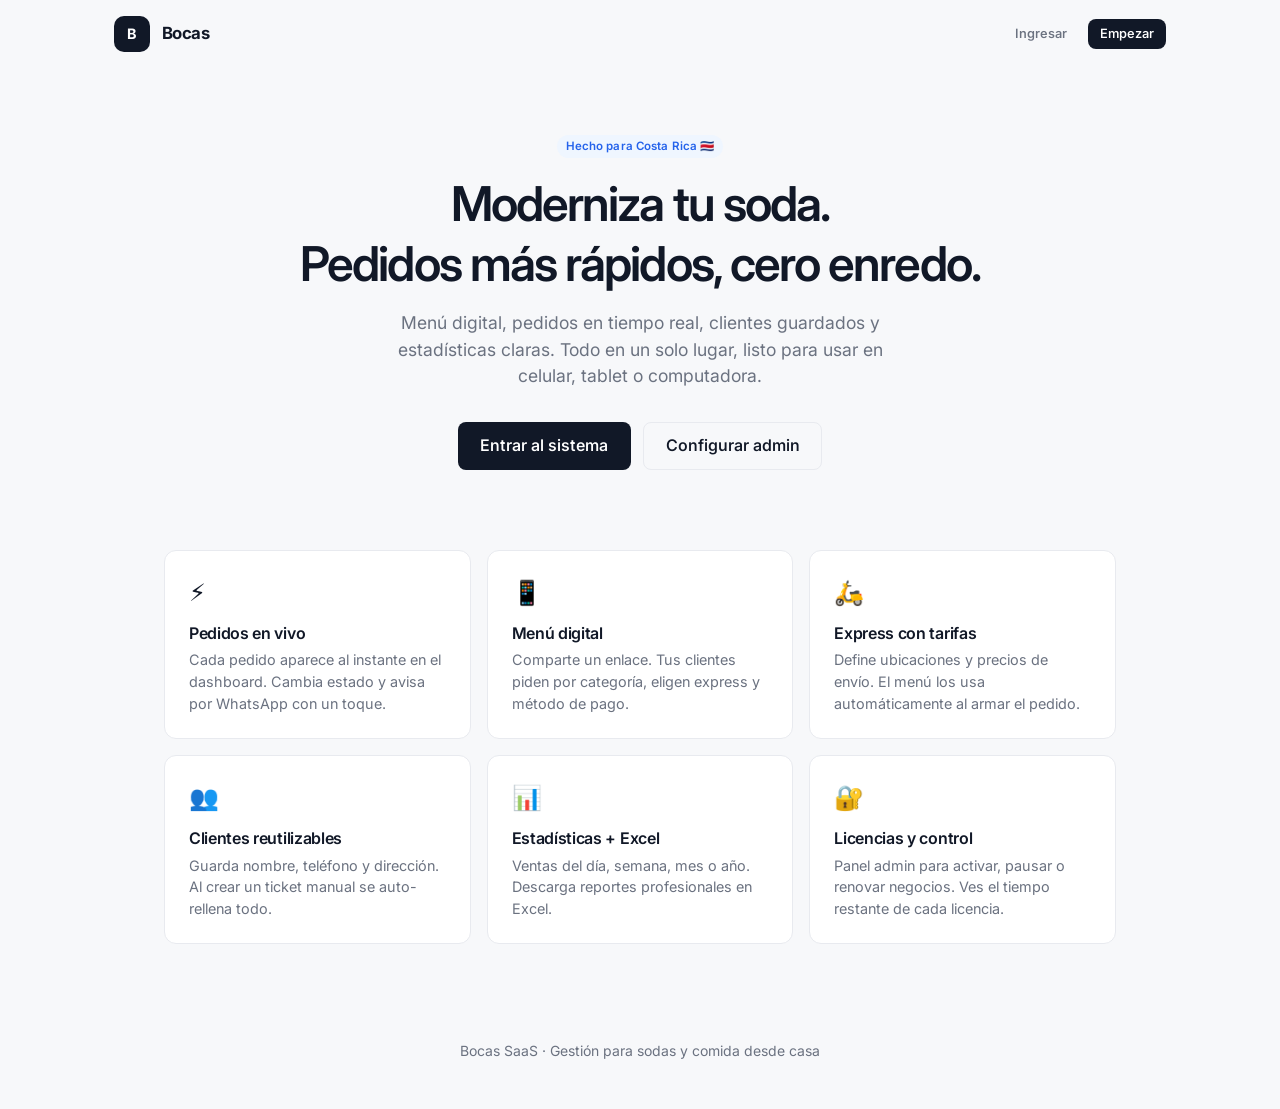
<file: index.html>
<!DOCTYPE html>
<html lang="es">
<head>
  <meta charset="UTF-8" />
  <meta name="viewport" content="width=device-width, initial-scale=1, maximum-scale=1, user-scalable=no, viewport-fit=cover" />
  <meta name="theme-color" content="#ffffff" />
  <meta name="description" content="Bocas — SaaS para sodas y ventas de comida desde casa. Pedidos, menú digital y control en tiempo real." />
  <title>Bocas — Gestión inteligente para tu soda</title>
  <link rel="preconnect" href="https://fonts.googleapis.com" />
  <link rel="preconnect" href="https://fonts.gstatic.com" crossorigin />
  <link href="https://fonts.googleapis.com/css2?family=Inter:wght@400;500;600;700&display=swap" rel="stylesheet" />
  <link rel="stylesheet" href="css/main.css" />
</head>
<body>
  <div class="landing">
    <nav class="landing-nav">
      <div class="flex items-center gap-2">
        <div class="brand-mark">B</div>
        <span class="brand-text">Bocas</span>
      </div>
      <div class="flex gap-1">
        <a href="login.html" class="btn btn-ghost btn-sm">Ingresar</a>
        <a href="login.html" class="btn btn-primary btn-sm">Empezar</a>
      </div>
    </nav>

    <section class="landing-hero">
      <span class="badge badge-info mb-2" style="margin-bottom: 1rem; display: inline-flex;">Hecho para Costa Rica 🇨🇷</span>
      <h1>Moderniza tu soda.<br />Pedidos más rápidos, cero enredo.</h1>
      <p>
        Menú digital, pedidos en tiempo real, clientes guardados y estadísticas claras.
        Todo en un solo lugar, listo para usar en celular, tablet o computadora.
      </p>
      <div class="landing-cta">
        <a href="login.html" class="btn btn-primary btn-lg">Entrar al sistema</a>
        <a href="setup.html" class="btn btn-secondary btn-lg">Configurar admin</a>
      </div>
    </section>

    <section class="feature-grid">
      <article class="feature-card">
        <div class="feature-emoji">⚡</div>
        <h3>Pedidos en vivo</h3>
        <p>Cada pedido aparece al instante en el dashboard. Cambia estado y avisa por WhatsApp con un toque.</p>
      </article>
      <article class="feature-card">
        <div class="feature-emoji">📱</div>
        <h3>Menú digital</h3>
        <p>Comparte un enlace. Tus clientes piden por categoría, eligen express y método de pago.</p>
      </article>
      <article class="feature-card">
        <div class="feature-emoji">🛵</div>
        <h3>Express con tarifas</h3>
        <p>Define ubicaciones y precios de envío. El menú los usa automáticamente al armar el pedido.</p>
      </article>
      <article class="feature-card">
        <div class="feature-emoji">👥</div>
        <h3>Clientes reutilizables</h3>
        <p>Guarda nombre, teléfono y dirección. Al crear un ticket manual se auto-rellena todo.</p>
      </article>
      <article class="feature-card">
        <div class="feature-emoji">📊</div>
        <h3>Estadísticas + Excel</h3>
        <p>Ventas del día, semana, mes o año. Descarga reportes profesionales en Excel.</p>
      </article>
      <article class="feature-card">
        <div class="feature-emoji">🔐</div>
        <h3>Licencias y control</h3>
        <p>Panel admin para activar, pausar o renovar negocios. Ves el tiempo restante de cada licencia.</p>
      </article>
    </section>

    <footer class="text-center muted small" style="padding: 2rem 1rem 3rem;">
      Bocas SaaS · Gestión para sodas y comida desde casa
    </footer>
  </div>
  <script type="module">
    import { lockViewportZoom } from './js/utils.js';
    lockViewportZoom();
  </script>
</body>
</html>
</file>
<file: css/main.css>
/* =========================================================
   Bocas SaaS — Design System
   Minimalista · Blanco · Moderno · Responsive
   ========================================================= */

:root {
  --bg: #f7f8fa;
  --bg-elevated: #ffffff;
  --surface: #ffffff;
  --border: #e8eaef;
  --border-strong: #d0d5dd;
  --text: #111827;
  --text-secondary: #6b7280;
  --text-muted: #9ca3af;
  --primary: #111827;
  --primary-hover: #000000;
  --accent: #2563eb;
  --accent-soft: #eff6ff;
  --success: #059669;
  --success-soft: #ecfdf5;
  --warning: #d97706;
  --warning-soft: #fffbeb;
  --danger: #dc2626;
  --danger-soft: #fef2f2;
  --info: #2563eb;
  --info-soft: #eff6ff;
  --radius: 12px;
  --radius-sm: 8px;
  --radius-lg: 16px;
  --shadow-sm: 0 1px 2px rgba(16, 24, 40, 0.05);
  --shadow: 0 4px 16px rgba(16, 24, 40, 0.06);
  --shadow-lg: 0 12px 40px rgba(16, 24, 40, 0.1);
  --font: 'Inter', system-ui, -apple-system, 'Segoe UI', Roboto, sans-serif;
  --sidebar-w: 260px;
  --header-h: 64px;
  --transition: 0.2s cubic-bezier(0.4, 0, 0.2, 1);
  --safe-bottom: env(safe-area-inset-bottom, 0px);
}

*,
*::before,
*::after {
  box-sizing: border-box;
  margin: 0;
  padding: 0;
}

html {
  -webkit-text-size-adjust: 100%;
  touch-action: manipulation;
}

body {
  font-family: var(--font);
  background: var(--bg);
  color: var(--text);
  line-height: 1.5;
  min-height: 100dvh;
  -webkit-font-smoothing: antialiased;
  overscroll-behavior: none;
}

img {
  max-width: 100%;
  display: block;
}

a {
  color: inherit;
  text-decoration: none;
}

button,
input,
select,
textarea {
  font: inherit;
  color: inherit;
}

button {
  cursor: pointer;
  border: none;
  background: none;
}

/* ---------- Typography ---------- */
h1, h2, h3, h4 {
  font-weight: 600;
  letter-spacing: -0.02em;
  line-height: 1.25;
}

h1 { font-size: 1.75rem; }
h2 { font-size: 1.35rem; }
h3 { font-size: 1.1rem; }

.muted { color: var(--text-secondary); }
.small { font-size: 0.875rem; }
.xs { font-size: 0.75rem; color: var(--text-muted); }

/* ---------- Layout shell ---------- */
.app-shell {
  display: flex;
  min-height: 100dvh;
}

.sidebar {
  width: var(--sidebar-w);
  background: var(--surface);
  border-right: 1px solid var(--border);
  display: flex;
  flex-direction: column;
  position: fixed;
  inset: 0 auto 0 0;
  z-index: 40;
  transition: transform var(--transition);
}

.sidebar-brand {
  display: flex;
  align-items: center;
  gap: 0.75rem;
  padding: 1.25rem 1.25rem 1rem;
  border-bottom: 1px solid var(--border);
}

.brand-mark {
  width: 36px;
  height: 36px;
  border-radius: 10px;
  background: var(--primary);
  color: #fff;
  display: grid;
  place-items: center;
  font-weight: 700;
  font-size: 0.9rem;
  flex-shrink: 0;
}

.brand-text {
  font-weight: 700;
  font-size: 1.05rem;
  letter-spacing: -0.03em;
}

.brand-sub {
  font-size: 0.7rem;
  color: var(--text-muted);
  font-weight: 500;
  text-transform: uppercase;
  letter-spacing: 0.04em;
}

.sidebar-nav {
  flex: 1;
  padding: 1rem 0.75rem;
  overflow-y: auto;
  display: flex;
  flex-direction: column;
  gap: 0.25rem;
}

.nav-item {
  display: flex;
  align-items: center;
  gap: 0.75rem;
  padding: 0.7rem 0.85rem;
  border-radius: var(--radius-sm);
  color: var(--text-secondary);
  font-weight: 500;
  font-size: 0.925rem;
  transition: background var(--transition), color var(--transition);
}

.nav-item:hover {
  background: var(--bg);
  color: var(--text);
}

.nav-item.active {
  background: var(--primary);
  color: #fff;
}

.nav-item svg {
  width: 18px;
  height: 18px;
  flex-shrink: 0;
  opacity: 0.9;
}

.sidebar-footer {
  padding: 1rem;
  border-top: 1px solid var(--border);
}

.user-chip {
  display: flex;
  align-items: center;
  gap: 0.65rem;
  padding: 0.5rem;
  border-radius: var(--radius-sm);
}

.user-avatar {
  width: 36px;
  height: 36px;
  border-radius: 50%;
  background: var(--bg);
  border: 1px solid var(--border);
  display: grid;
  place-items: center;
  font-weight: 600;
  font-size: 0.8rem;
  flex-shrink: 0;
}

.user-meta {
  min-width: 0;
  flex: 1;
}

.user-name {
  font-weight: 600;
  font-size: 0.85rem;
  white-space: nowrap;
  overflow: hidden;
  text-overflow: ellipsis;
}

.user-role {
  font-size: 0.7rem;
  color: var(--text-muted);
}

.main {
  flex: 1;
  margin-left: var(--sidebar-w);
  min-width: 0;
  display: flex;
  flex-direction: column;
}

.topbar {
  height: var(--header-h);
  background: rgba(255, 255, 255, 0.85);
  backdrop-filter: blur(12px);
  border-bottom: 1px solid var(--border);
  display: flex;
  align-items: center;
  justify-content: space-between;
  padding: 0 1.5rem;
  position: sticky;
  top: 0;
  z-index: 30;
  gap: 1rem;
}

.topbar-left {
  display: flex;
  align-items: center;
  gap: 0.75rem;
  min-width: 0;
}

.menu-toggle {
  display: none;
  width: 40px;
  height: 40px;
  border-radius: var(--radius-sm);
  border: 1px solid var(--border);
  align-items: center;
  justify-content: center;
  background: var(--surface);
}

.page-title {
  font-size: 1.1rem;
  font-weight: 600;
}

.page-content {
  padding: 1.5rem;
  flex: 1;
  padding-bottom: calc(1.5rem + var(--safe-bottom));
}

.sidebar-overlay {
  display: none;
  position: fixed;
  inset: 0;
  background: rgba(0, 0, 0, 0.35);
  z-index: 35;
  opacity: 0;
  transition: opacity var(--transition);
}

.sidebar-overlay.show {
  display: block;
  opacity: 1;
}

/* ---------- Cards & surfaces ---------- */
.card {
  background: var(--surface);
  border: 1px solid var(--border);
  border-radius: var(--radius);
  box-shadow: var(--shadow-sm);
  padding: 1.25rem;
  transition: box-shadow var(--transition), transform var(--transition);
}

.card:hover {
  box-shadow: var(--shadow);
}

.card-header {
  display: flex;
  align-items: flex-start;
  justify-content: space-between;
  gap: 1rem;
  margin-bottom: 1rem;
}

.card-title {
  font-size: 0.95rem;
  font-weight: 600;
}

.grid {
  display: grid;
  gap: 1rem;
}

.grid-2 { grid-template-columns: repeat(2, 1fr); }
.grid-3 { grid-template-columns: repeat(3, 1fr); }
.grid-4 { grid-template-columns: repeat(4, 1fr); }

.stat-card {
  background: var(--surface);
  border: 1px solid var(--border);
  border-radius: var(--radius);
  padding: 1.25rem;
  position: relative;
  overflow: hidden;
  animation: fadeUp 0.4s ease both;
}

.stat-card .stat-label {
  font-size: 0.8rem;
  color: var(--text-secondary);
  font-weight: 500;
  margin-bottom: 0.35rem;
}

.stat-card .stat-value {
  font-size: 1.65rem;
  font-weight: 700;
  letter-spacing: -0.03em;
}

.stat-card .stat-hint {
  font-size: 0.75rem;
  color: var(--text-muted);
  margin-top: 0.35rem;
}

.stat-icon {
  position: absolute;
  right: 1rem;
  top: 1rem;
  width: 40px;
  height: 40px;
  border-radius: 10px;
  display: grid;
  place-items: center;
  background: var(--bg);
  color: var(--text-secondary);
  font-size: 1.1rem;
}

/* ---------- Buttons ---------- */
.btn {
  display: inline-flex;
  align-items: center;
  justify-content: center;
  gap: 0.45rem;
  padding: 0.6rem 1rem;
  border-radius: var(--radius-sm);
  font-weight: 550;
  font-size: 0.9rem;
  border: 1px solid transparent;
  transition: background var(--transition), border-color var(--transition),
    transform 0.15s ease, box-shadow var(--transition);
  white-space: nowrap;
  line-height: 1.2;
}

.btn:active {
  transform: scale(0.98);
}

.btn:disabled {
  opacity: 0.5;
  cursor: not-allowed;
  transform: none;
}

.btn-primary {
  background: var(--primary);
  color: #fff;
}

.btn-primary:hover:not(:disabled) {
  background: var(--primary-hover);
}

.btn-accent {
  background: var(--accent);
  color: #fff;
}

.btn-accent:hover:not(:disabled) {
  filter: brightness(1.05);
}

.btn-secondary {
  background: var(--bg);
  border-color: var(--border);
  color: var(--text);
}

.btn-secondary:hover:not(:disabled) {
  border-color: var(--border-strong);
  background: #eef0f4;
}

.btn-ghost {
  background: transparent;
  color: var(--text-secondary);
}

.btn-ghost:hover:not(:disabled) {
  background: var(--bg);
  color: var(--text);
}

.btn-danger {
  background: var(--danger);
  color: #fff;
}

.btn-danger:hover:not(:disabled) {
  filter: brightness(1.05);
}

.btn-success {
  background: var(--success);
  color: #fff;
}

.btn-whatsapp {
  background: #25d366;
  color: #fff;
}

.btn-whatsapp:hover:not(:disabled) {
  filter: brightness(1.05);
}

.btn-sm {
  padding: 0.4rem 0.7rem;
  font-size: 0.8rem;
}

.btn-lg {
  padding: 0.85rem 1.35rem;
  font-size: 1rem;
}

.btn-block {
  width: 100%;
}

.btn-icon {
  width: 36px;
  height: 36px;
  padding: 0;
  border-radius: var(--radius-sm);
}

/* ---------- Forms ---------- */
.form-group {
  margin-bottom: 1rem;
}

.form-label {
  display: block;
  font-size: 0.8rem;
  font-weight: 550;
  color: var(--text-secondary);
  margin-bottom: 0.4rem;
}

.form-input,
.form-select,
.form-textarea {
  width: 100%;
  padding: 0.65rem 0.85rem;
  border: 1px solid var(--border);
  border-radius: var(--radius-sm);
  background: var(--surface);
  transition: border-color var(--transition), box-shadow var(--transition);
  outline: none;
}

.form-input:focus,
.form-select:focus,
.form-textarea:focus {
  border-color: var(--primary);
  box-shadow: 0 0 0 3px rgba(17, 24, 39, 0.08);
}

.form-textarea {
  min-height: 90px;
  resize: vertical;
}

.form-hint {
  font-size: 0.75rem;
  color: var(--text-muted);
  margin-top: 0.3rem;
}

.form-row {
  display: grid;
  grid-template-columns: 1fr 1fr;
  gap: 0.75rem;
}

.form-check {
  display: flex;
  align-items: center;
  gap: 0.5rem;
  font-size: 0.9rem;
  cursor: pointer;
}

.form-check input {
  width: 16px;
  height: 16px;
  accent-color: var(--primary);
}

/* ---------- Badges ---------- */
.badge {
  display: inline-flex;
  align-items: center;
  gap: 0.3rem;
  padding: 0.2rem 0.55rem;
  border-radius: 999px;
  font-size: 0.72rem;
  font-weight: 600;
  letter-spacing: 0.01em;
}

.badge-success { background: var(--success-soft); color: var(--success); }
.badge-warning { background: var(--warning-soft); color: var(--warning); }
.badge-danger { background: var(--danger-soft); color: var(--danger); }
.badge-info { background: var(--info-soft); color: var(--info); }
.badge-neutral { background: var(--bg); color: var(--text-secondary); }

/* ---------- Tables ---------- */
.table-wrap {
  overflow-x: auto;
  border: 1px solid var(--border);
  border-radius: var(--radius);
  background: var(--surface);
}

table.data-table {
  width: 100%;
  border-collapse: collapse;
  font-size: 0.875rem;
}

table.data-table th {
  text-align: left;
  padding: 0.75rem 1rem;
  background: var(--bg);
  color: var(--text-secondary);
  font-weight: 600;
  font-size: 0.75rem;
  text-transform: uppercase;
  letter-spacing: 0.04em;
  border-bottom: 1px solid var(--border);
  white-space: nowrap;
}

table.data-table td {
  padding: 0.85rem 1rem;
  border-bottom: 1px solid var(--border);
  vertical-align: middle;
}

table.data-table tr:last-child td {
  border-bottom: none;
}

table.data-table tr:hover td {
  background: #fafbfc;
}

/* ---------- Empty / loading ---------- */
.empty-state {
  text-align: center;
  padding: 3rem 1.5rem;
  color: var(--text-secondary);
}

.empty-state .empty-icon {
  font-size: 2.5rem;
  margin-bottom: 0.75rem;
  opacity: 0.5;
}

.spinner {
  width: 28px;
  height: 28px;
  border: 2.5px solid var(--border);
  border-top-color: var(--primary);
  border-radius: 50%;
  animation: spin 0.7s linear infinite;
  margin: 2rem auto;
}

.loading-block {
  display: flex;
  flex-direction: column;
  align-items: center;
  gap: 0.75rem;
  padding: 2.5rem;
  color: var(--text-muted);
  font-size: 0.9rem;
}

/* ---------- Toast ---------- */
#toast-container {
  position: fixed;
  top: 1rem;
  right: 1rem;
  z-index: 9999;
  display: flex;
  flex-direction: column;
  gap: 0.5rem;
  pointer-events: none;
  max-width: min(380px, calc(100vw - 2rem));
}

.toast {
  pointer-events: auto;
  display: flex;
  align-items: flex-start;
  gap: 0.65rem;
  padding: 0.85rem 1rem;
  background: var(--surface);
  border: 1px solid var(--border);
  border-radius: var(--radius);
  box-shadow: var(--shadow-lg);
  font-size: 0.875rem;
  opacity: 0;
  transform: translateX(12px);
  transition: opacity 0.25s ease, transform 0.25s ease;
}

.toast.toast-in {
  opacity: 1;
  transform: translateX(0);
}

.toast.toast-out {
  opacity: 0;
  transform: translateX(12px);
}

.toast-icon {
  width: 22px;
  height: 22px;
  border-radius: 50%;
  display: grid;
  place-items: center;
  font-size: 0.7rem;
  font-weight: 700;
  flex-shrink: 0;
  margin-top: 1px;
}

.toast-success .toast-icon { background: var(--success-soft); color: var(--success); }
.toast-error .toast-icon { background: var(--danger-soft); color: var(--danger); }
.toast-warning .toast-icon { background: var(--warning-soft); color: var(--warning); }
.toast-info .toast-icon { background: var(--info-soft); color: var(--info); }

.toast-msg { flex: 1; line-height: 1.4; }
.toast-close {
  color: var(--text-muted);
  font-size: 1.1rem;
  line-height: 1;
  padding: 0 0.15rem;
}

/* ---------- Modal ---------- */
.modal-overlay {
  position: fixed;
  inset: 0;
  background: rgba(15, 23, 42, 0.45);
  z-index: 1000;
  display: flex;
  align-items: center;
  justify-content: center;
  padding: 1rem;
  opacity: 0;
  transition: opacity 0.2s ease;
}

.modal-overlay.modal-in { opacity: 1; }
.modal-overlay.modal-out { opacity: 0; }

.modal {
  background: var(--surface);
  border-radius: var(--radius-lg);
  box-shadow: var(--shadow-lg);
  width: min(520px, 100%);
  max-height: min(90dvh, 800px);
  overflow: auto;
  padding: 1.5rem;
  transform: translateY(10px) scale(0.98);
  transition: transform 0.2s ease;
}

.modal-overlay.modal-in .modal {
  transform: translateY(0) scale(1);
}

.modal-lg { width: min(720px, 100%); }
.modal-xl { width: min(900px, 100%); }

.modal-title {
  font-size: 1.15rem;
  margin-bottom: 0.5rem;
}

.modal-body {
  color: var(--text-secondary);
  font-size: 0.925rem;
  margin-bottom: 1.25rem;
}

.modal-actions {
  display: flex;
  justify-content: flex-end;
  gap: 0.5rem;
  margin-top: 1.25rem;
}

.modal-header {
  display: flex;
  align-items: center;
  justify-content: space-between;
  margin-bottom: 1.25rem;
  gap: 1rem;
}

/* ---------- Tabs / filters ---------- */
.tabs {
  display: flex;
  gap: 0.35rem;
  flex-wrap: wrap;
  background: var(--bg);
  padding: 0.3rem;
  border-radius: var(--radius-sm);
  border: 1px solid var(--border);
  width: fit-content;
}

.tab {
  padding: 0.45rem 0.9rem;
  border-radius: 6px;
  font-size: 0.85rem;
  font-weight: 550;
  color: var(--text-secondary);
  transition: background var(--transition), color var(--transition);
}

.tab.active {
  background: var(--surface);
  color: var(--text);
  box-shadow: var(--shadow-sm);
}

.toolbar {
  display: flex;
  flex-wrap: wrap;
  align-items: center;
  justify-content: space-between;
  gap: 0.75rem;
  margin-bottom: 1.25rem;
}

.search-input {
  min-width: 220px;
  max-width: 320px;
}

/* ---------- Auth pages ---------- */
.auth-page {
  min-height: 100dvh;
  display: grid;
  place-items: center;
  padding: 1.5rem;
  background:
    radial-gradient(ellipse 80% 50% at 50% -20%, rgba(37, 99, 235, 0.08), transparent),
    var(--bg);
}

.auth-card {
  width: min(420px, 100%);
  background: var(--surface);
  border: 1px solid var(--border);
  border-radius: var(--radius-lg);
  box-shadow: var(--shadow);
  padding: 2rem;
  animation: fadeUp 0.45s ease both;
}

.auth-logo {
  text-align: center;
  margin-bottom: 1.75rem;
}

.auth-logo .brand-mark {
  margin: 0 auto 0.75rem;
  width: 48px;
  height: 48px;
  font-size: 1.1rem;
}

.auth-logo h1 {
  font-size: 1.4rem;
  margin-bottom: 0.25rem;
}

.auth-error {
  background: var(--danger-soft);
  color: var(--danger);
  padding: 0.65rem 0.85rem;
  border-radius: var(--radius-sm);
  font-size: 0.85rem;
  margin-bottom: 1rem;
  display: none;
}

.auth-error.show { display: block; }

/* ---------- Landing ---------- */
.landing {
  min-height: 100dvh;
  background: var(--bg);
}

.landing-nav {
  display: flex;
  align-items: center;
  justify-content: space-between;
  padding: 1rem 1.5rem;
  max-width: 1100px;
  margin: 0 auto;
}

.landing-hero {
  max-width: 800px;
  margin: 0 auto;
  padding: 4rem 1.5rem 3rem;
  text-align: center;
}

.landing-hero h1 {
  font-size: clamp(2rem, 5vw, 3rem);
  margin-bottom: 1rem;
  letter-spacing: -0.04em;
}

.landing-hero p {
  color: var(--text-secondary);
  font-size: 1.1rem;
  max-width: 540px;
  margin: 0 auto 2rem;
}

.landing-cta {
  display: flex;
  gap: 0.75rem;
  justify-content: center;
  flex-wrap: wrap;
}

.feature-grid {
  max-width: 1000px;
  margin: 0 auto;
  padding: 2rem 1.5rem 4rem;
  display: grid;
  grid-template-columns: repeat(auto-fit, minmax(240px, 1fr));
  gap: 1rem;
}

.feature-card {
  background: var(--surface);
  border: 1px solid var(--border);
  border-radius: var(--radius);
  padding: 1.5rem;
  transition: transform var(--transition), box-shadow var(--transition);
}

.feature-card:hover {
  transform: translateY(-2px);
  box-shadow: var(--shadow);
}

.feature-card h3 {
  margin: 0.75rem 0 0.4rem;
  font-size: 1rem;
}

.feature-card p {
  color: var(--text-secondary);
  font-size: 0.9rem;
}

.feature-emoji {
  font-size: 1.5rem;
}

/* ---------- Animations ---------- */
@keyframes fadeUp {
  from {
    opacity: 0;
    transform: translateY(10px);
  }
  to {
    opacity: 1;
    transform: translateY(0);
  }
}

@keyframes spin {
  to { transform: rotate(360deg); }
}

@keyframes pulse {
  0%, 100% { opacity: 1; }
  50% { opacity: 0.5; }
}

.live-dot {
  width: 8px;
  height: 8px;
  border-radius: 50%;
  background: var(--success);
  box-shadow: 0 0 0 0 rgba(5, 150, 105, 0.5);
  animation: livePulse 1.5s infinite;
}

@keyframes livePulse {
  0% { box-shadow: 0 0 0 0 rgba(5, 150, 105, 0.45); }
  70% { box-shadow: 0 0 0 8px rgba(5, 150, 105, 0); }
  100% { box-shadow: 0 0 0 0 rgba(5, 150, 105, 0); }
}

/* ---------- Responsive ---------- */
@media (max-width: 1024px) {
  .grid-4 { grid-template-columns: repeat(2, 1fr); }
  .grid-3 { grid-template-columns: repeat(2, 1fr); }
}

/* ---------- Topbar / page actions (mobile-first dropdown) ---------- */
.page-actions {
  position: relative;
  flex-shrink: 0;
  margin-left: auto;
}

.page-actions > summary {
  list-style: none;
  cursor: pointer;
  display: inline-flex;
  align-items: center;
  justify-content: center;
  gap: 0.35rem;
  min-height: 42px;
  padding: 0.55rem 0.9rem;
  border-radius: var(--radius-sm);
  border: 1px solid var(--border);
  background: var(--surface);
  font-weight: 600;
  font-size: 0.875rem;
  user-select: none;
  white-space: nowrap;
}

.page-actions > summary::-webkit-details-marker {
  display: none;
}

.page-actions > summary::after {
  content: '▾';
  font-size: 0.75rem;
  color: var(--text-muted);
}

.page-actions[open] > summary::after {
  content: '▴';
}

.page-actions-panel {
  display: flex;
  flex-direction: column;
  gap: 0.5rem;
  position: absolute;
  right: 0;
  top: calc(100% + 6px);
  min-width: min(280px, calc(100vw - 1.5rem));
  padding: 0.7rem;
  background: var(--surface);
  border: 1px solid var(--border);
  border-radius: var(--radius);
  box-shadow: var(--shadow-lg);
  z-index: 80;
}

.page-actions-panel .btn {
  width: 100%;
  min-height: 46px;
  justify-content: flex-start;
}

.page-actions-panel .tabs {
  width: 100%;
  display: flex;
}

.page-actions-panel .tab {
  flex: 1;
  text-align: center;
  min-height: 42px;
}

/* Desktop: actions in a row, no dropdown chrome */
@media (min-width: 900px) {
  .page-actions {
    position: static;
  }

  .page-actions > summary {
    display: none !important;
  }

  .page-actions-panel {
    position: static !important;
    display: flex !important;
    flex-direction: row;
    flex-wrap: wrap;
    align-items: center;
    justify-content: flex-end;
    min-width: 0;
    width: auto;
    padding: 0;
    border: none;
    box-shadow: none;
    background: transparent;
    gap: 0.5rem;
  }

  .page-actions-panel .btn {
    width: auto;
    min-height: unset;
    justify-content: center;
  }

  .page-actions-panel .tabs {
    width: auto;
  }

  /* details cerrado en desktop no debe ocultar botones */
  .page-actions.is-desktop > .page-actions-panel {
    display: flex !important;
  }
}

.action-stack {
  display: flex;
  flex-direction: column;
  gap: 0.5rem;
}

.view-switch {
  display: flex;
  gap: 0.35rem;
  background: var(--bg);
  padding: 0.3rem;
  border-radius: var(--radius-sm);
  border: 1px solid var(--border);
  width: fit-content;
  max-width: 100%;
}

.view-switch .tab {
  min-height: 40px;
  padding: 0.45rem 0.9rem;
}

@media (min-width: 640px) {
  .action-stack {
    flex-direction: row;
    flex-wrap: wrap;
  }
}

/* Legacy class aliases (por si quedan en HTML viejo) */
.topbar-actions {
  position: relative;
  flex-shrink: 0;
  margin-left: auto;
}

.topbar-more {
  display: inline-flex;
  min-height: 42px;
}

.topbar-actions-menu {
  display: none;
  flex-direction: column;
  gap: 0.5rem;
  position: absolute;
  right: 0;
  top: calc(100% + 6px);
  min-width: min(280px, 88vw);
  padding: 0.7rem;
  background: var(--surface);
  border: 1px solid var(--border);
  border-radius: var(--radius);
  box-shadow: var(--shadow-lg);
  z-index: 80;
}

.topbar-actions.is-open .topbar-actions-menu,
.topbar-actions[open] .topbar-actions-menu {
  display: flex;
}

.topbar-actions-menu .btn {
  width: 100%;
  min-height: 46px;
  justify-content: flex-start;
}

@media (min-width: 900px) {
  .topbar-more {
    display: none !important;
  }

  .topbar-actions-menu {
    display: flex !important;
    position: static;
    flex-direction: row;
    flex-wrap: wrap;
    min-width: 0;
    padding: 0;
    border: none;
    box-shadow: none;
    background: transparent;
  }

  .topbar-actions-menu .btn {
    width: auto;
    min-height: unset;
    justify-content: center;
  }
}

@media (max-width: 768px) {
  .sidebar {
    transform: translateX(-100%);
  }

  .sidebar.open {
    transform: translateX(0);
  }

  .main {
    margin-left: 0;
  }

  .menu-toggle {
    display: inline-flex;
  }

  .grid-2,
  .grid-3,
  .grid-4 {
    grid-template-columns: 1fr;
  }

  .form-row {
    grid-template-columns: 1fr;
  }

  .page-content {
    padding: 0.85rem;
    padding-bottom: calc(1.25rem + var(--safe-bottom));
  }

  .topbar {
    padding: 0.5rem 0.75rem;
    height: auto;
    min-height: var(--header-h);
    gap: 0.5rem;
    flex-wrap: nowrap;
  }

  .page-title {
    font-size: 0.95rem;
    max-width: 42vw;
    overflow: hidden;
    text-overflow: ellipsis;
    white-space: nowrap;
  }

  .action-stack {
    flex-direction: column;
  }

  .action-stack .btn {
    width: 100%;
    min-height: 44px;
  }

  .view-switch {
    display: flex;
    gap: 0.35rem;
    background: var(--bg);
    padding: 0.3rem;
    border-radius: var(--radius-sm);
    border: 1px solid var(--border);
    width: 100%;
  }

  .view-switch .tab {
    flex: 1;
    text-align: center;
    min-height: 42px;
  }

  .btn {
    min-height: 40px;
  }

  .btn-sm {
    min-height: 40px;
    padding: 0.5rem 0.85rem;
  }

  .form-input,
  .form-select,
  .form-textarea {
    min-height: 44px;
    font-size: 16px; /* evita zoom iOS al enfocar */
  }

  .form-select {
    padding-right: 2rem;
  }

  .modal {
    width: 100%;
    max-height: min(92dvh, 900px);
    padding: 1rem;
    border-radius: var(--radius) var(--radius) 0 0;
    margin-top: auto;
  }

  .modal-overlay {
    align-items: flex-end;
    padding: 0;
  }

  .modal-actions {
    flex-direction: column-reverse;
    gap: 0.5rem;
  }

  .modal-actions .btn {
    width: 100%;
    min-height: 44px;
  }

  #toast-container {
    left: 1rem;
    right: 1rem;
    max-width: none;
  }

  .toolbar {
    flex-direction: column;
    align-items: stretch;
    gap: 0.65rem;
  }

  .search-input {
    max-width: none;
    min-width: 0;
    width: 100%;
  }

  .tabs {
    width: 100%;
    overflow-x: auto;
    -webkit-overflow-scrolling: touch;
  }

  .table-wrap {
    margin: 0 -0.25rem;
  }

  .live-bar {
    display: none;
  }
}

/* Utility */
.flex { display: flex; }
.flex-wrap { flex-wrap: wrap; }
.items-center { align-items: center; }
.justify-between { justify-content: space-between; }
.gap-1 { gap: 0.5rem; }
.gap-2 { gap: 0.75rem; }
.gap-3 { gap: 1rem; }
.mt-1 { margin-top: 0.5rem; }
.mt-2 { margin-top: 1rem; }
.mt-3 { margin-top: 1.5rem; }
.mb-1 { margin-bottom: 0.5rem; }
.mb-2 { margin-bottom: 1rem; }
.mb-3 { margin-bottom: 1.5rem; }
.w-full { width: 100%; }
.hidden { display: none !important; }
.text-right { text-align: right; }
.text-center { text-align: center; }
.truncate {
  white-space: nowrap;
  overflow: hidden;
  text-overflow: ellipsis;
}
</file>
